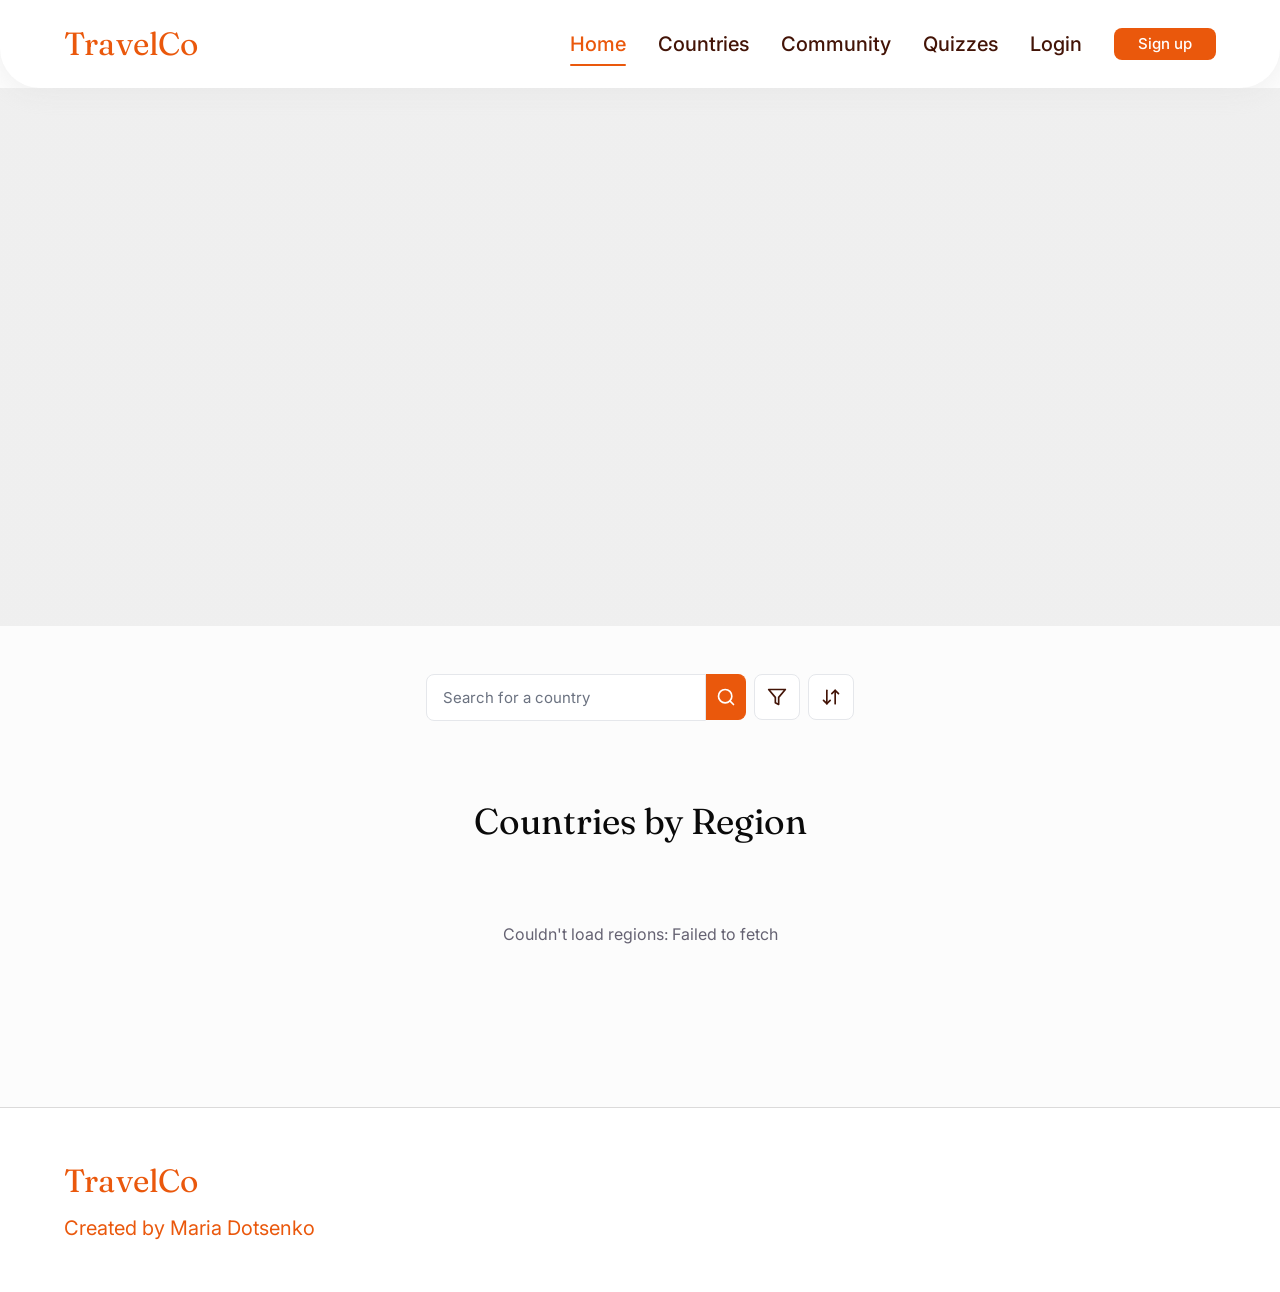
<file: Client/index.html>
﻿<!DOCTYPE html>
<html lang="en">
<head>
    <meta charset="UTF-8" />
    <meta name="viewport" content="width=device-width, initial-scale=1.0" />
    <title>TravelCo — Explore the countries of the world</title>

    <link rel="preconnect" href="https://fonts.googleapis.com" />
    <link rel="preconnect" href="https://fonts.gstatic.com" crossorigin />
    <link href="https://fonts.googleapis.com/css2?family=Fraunces:opsz,wght@9..144,400;9..144,500;9..144,600&family=Inter:wght@400;500;600&display=swap" rel="stylesheet" />

    <link rel="stylesheet" href="css/variables.css" />
    <link rel="stylesheet" href="css/base.css" />
    <link rel="stylesheet" href="css/layout.css" />
    <link rel="stylesheet" href="css/components.css" />

    <style>
        .hero {
            height: clamp(280px, 42vw, 560px);
            background: linear-gradient(180deg, rgba(0,0,0,0.05), rgba(0,0,0,0.05)), url("https://images.unsplash.com/photo-1526772662000-3f88f10405ff?auto=format&fit=crop&w=1600&q=70") center/cover no-repeat;
        }

        .home-search {
            max-width: 560px;
            margin: var(--space-8) auto var(--space-6);
        }

            .home-search .row {
                justify-content: center;
                gap: var(--space-2);
            }
    </style>
</head>
<body>
    <div id="nav-root"></div>

    <main>
        <section class="hero" aria-label="World map banner"></section>

        <div class="container">
            <div class="home-search">
                <form class="row" id="searchForm" role="search">
                    <div class="input-group">
                        <input class="input" id="searchInput" type="search" placeholder="Search for a country" aria-label="Search for a country" />
                        <button class="icon-btn icon-btn--primary" type="submit" aria-label="Search">
                            <svg xmlns="http://www.w3.org/2000/svg" width="20" height="20" viewBox="0 0 24 24" fill="none" stroke="currentColor" stroke-width="2" stroke-linecap="round" stroke-linejoin="round"><circle cx="11" cy="11" r="8" /><path d="m21 21-4.3-4.3" /></svg>
                        </button>
                    </div>
                    <button class="icon-btn" id="filterBtn" type="button" aria-label="Filter">
                        <svg xmlns="http://www.w3.org/2000/svg" width="20" height="20" viewBox="0 0 24 24" fill="none" stroke="currentColor" stroke-width="2" stroke-linecap="round" stroke-linejoin="round"><path d="M22 3H2l8 9.46V19l4 2v-8.54L22 3z" /></svg>
                    </button>
                    <button class="icon-btn" id="sortBtn" type="button" aria-label="Sort">
                        <svg xmlns="http://www.w3.org/2000/svg" width="20" height="20" viewBox="0 0 24 24" fill="none" stroke="currentColor" stroke-width="2" stroke-linecap="round" stroke-linejoin="round"><path d="m3 16 4 4 4-4" /><path d="M7 20V4" /><path d="m21 8-4-4-4 4" /><path d="M17 4v16" /></svg>
                    </button>
                </form>
            </div>

            <section class="section">
                <h2 class="section-title">Countries by Region</h2>
                <div class="region-list" id="regionList">
                    <div class="loading-state"><div class="spinner"></div>Loading regions…</div>
                </div>
            </section>
        </div>
    </main>

    <div id="footer-root"></div>

    <script type="module" src="js/pages/home.js"></script>
</body>
</html>
</file>
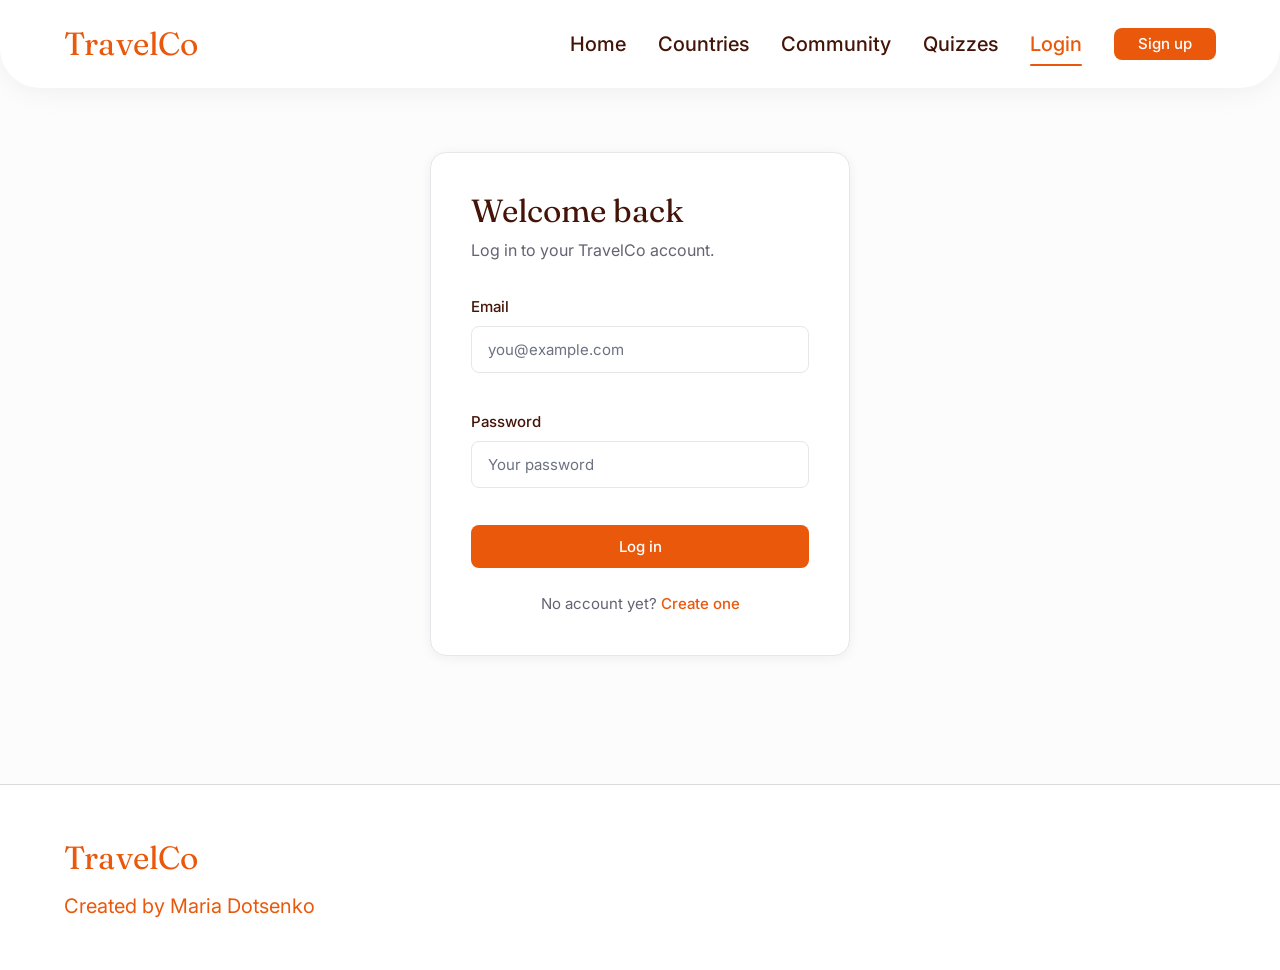
<file: Client/admin.html>
﻿<!DOCTYPE html>
<html lang="en">
<head>
    <meta charset="UTF-8" />
    <meta name="viewport" content="width=device-width, initial-scale=1.0" />
    <title>TravelCo — Admin</title>
    <link rel="preconnect" href="https://fonts.googleapis.com" />
    <link href="https://fonts.googleapis.com/css2?family=Fraunces:opsz,wght@9..144,400;9..144,500;9..144,600&family=Inter:wght@400;500;600&display=swap" rel="stylesheet" />
    <link rel="stylesheet" href="css/variables.css" />
    <link rel="stylesheet" href="css/base.css" />
    <link rel="stylesheet" href="css/layout.css" />
    <link rel="stylesheet" href="css/components.css" />
    <style>
        .stats-grid {
            display: grid;
            gap: var(--space-5);
            grid-template-columns: repeat(auto-fit, minmax(200px, 1fr));
            margin-bottom: var(--space-8);
        }

        .stat-card {
            text-align: center;
        }

        .stat-value {
            font-family: var(--font-display);
            font-size: 2.5rem;
            color: var(--color-primary);
        }

        .stat-label {
            color: var(--color-muted);
            font-size: var(--fs-sm);
        }

        .subhead {
            font-family: var(--font-display);
            font-size: var(--fs-2xl);
            color: var(--color-heading);
            margin-bottom: var(--space-5);
        }

        .table-wrap {
            overflow-x: auto;
        }

        .admin-table {
            width: 100%;
            border-collapse: collapse;
            background: var(--color-surface);
            border-radius: var(--radius-lg);
            overflow: hidden;
            box-shadow: var(--shadow-card);
        }

            .admin-table th, .admin-table td {
                text-align: left;
                padding: var(--space-4);
                border-bottom: 1px solid var(--color-border);
                vertical-align: middle;
            }

            .admin-table th {
                font-size: var(--fs-xs);
                text-transform: uppercase;
                letter-spacing: .04em;
                color: var(--color-muted);
                background: var(--color-bg);
            }

            .admin-table tr:last-child td {
                border-bottom: none;
            }

            .admin-table .btn {
                font-size: var(--fs-xs);
                padding: var(--space-2) var(--space-3);
            }

        .badge--ok {
            background: #e7f6ee;
            color: var(--color-success);
        }

        .badge--danger {
            background: #fdeaea;
            color: var(--color-danger);
        }
    </style>
</head>
<body>
    <div id="nav-root"></div>
    <main class="container section">
        <h1 class="section-title">Admin dashboard</h1>
        <h2 class="subhead">Usage</h2>
        <div class="stats-grid" id="stats"></div>
        <h2 class="subhead">Users</h2>
        <div class="table-wrap" id="usersTable"></div>
    </main>
    <div id="footer-root"></div>
    <script type="module" src="js/pages/admin.js"></script>
</body>
</html>
</file>
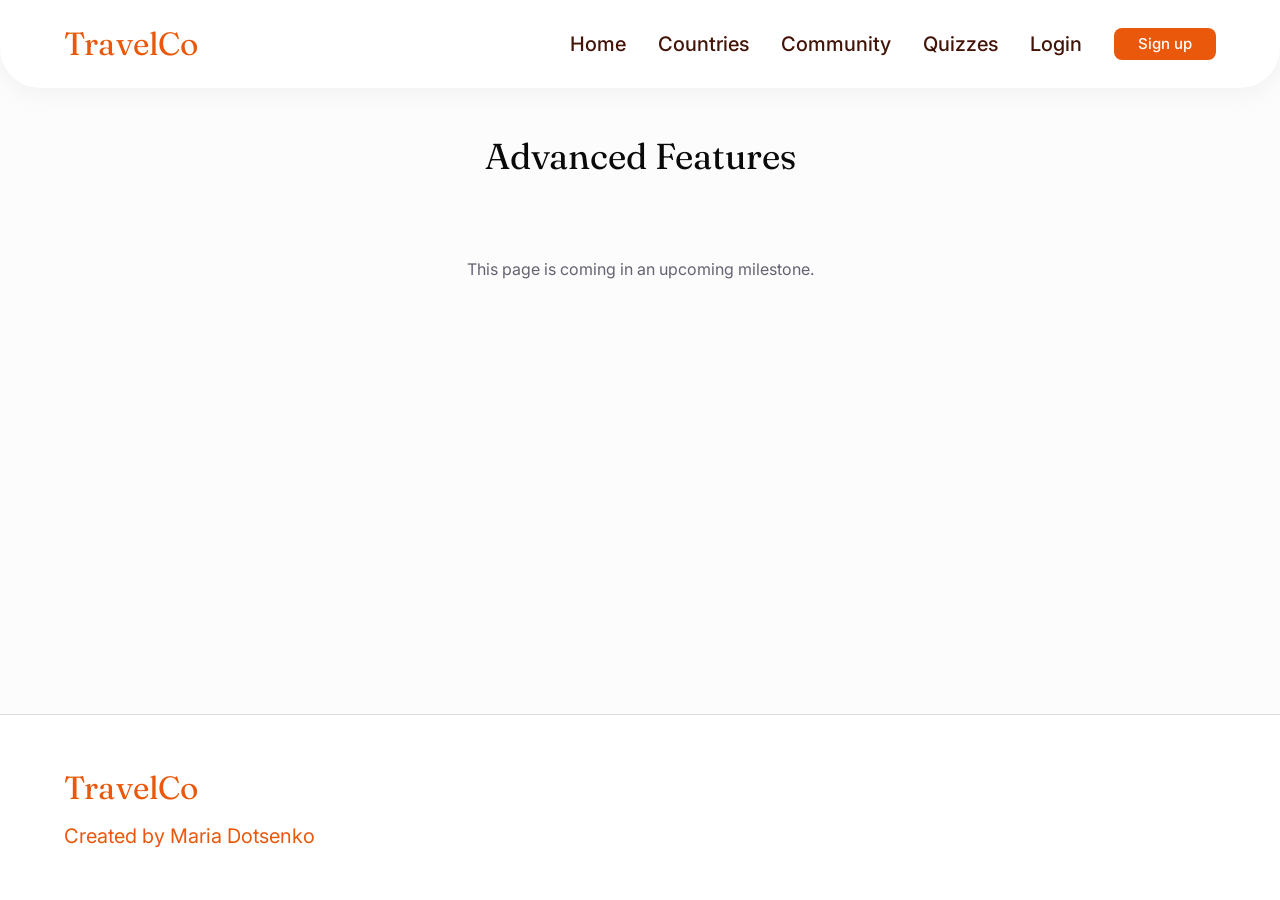
<file: Client/advanced.html>
﻿<!DOCTYPE html>
<html lang="en">
<head>
    <meta charset="UTF-8" />
    <meta name="viewport" content="width=device-width, initial-scale=1.0" />
    <title>TravelCo — Advanced Features</title>
    <link rel="preconnect" href="https://fonts.googleapis.com" />
    <link href="https://fonts.googleapis.com/css2?family=Fraunces:opsz,wght@9..144,400;9..144,500;9..144,600&family=Inter:wght@400;500;600&display=swap" rel="stylesheet" />
    <link rel="stylesheet" href="css/variables.css" />
    <link rel="stylesheet" href="css/base.css" />
    <link rel="stylesheet" href="css/layout.css" />
    <link rel="stylesheet" href="css/components.css" />
</head>
<body>
    <div id="nav-root"></div>
    <main class="container section">
        <h1 class="section-title">Advanced Features</h1>
        <p class="empty-state">This page is coming in an upcoming milestone.</p>
    </main>
    <div id="footer-root"></div>
    <script type="module">import { mountChrome } from "./js/ui.js";
    mountChrome("advanced.html");</script>
</body>
</html>
</file>
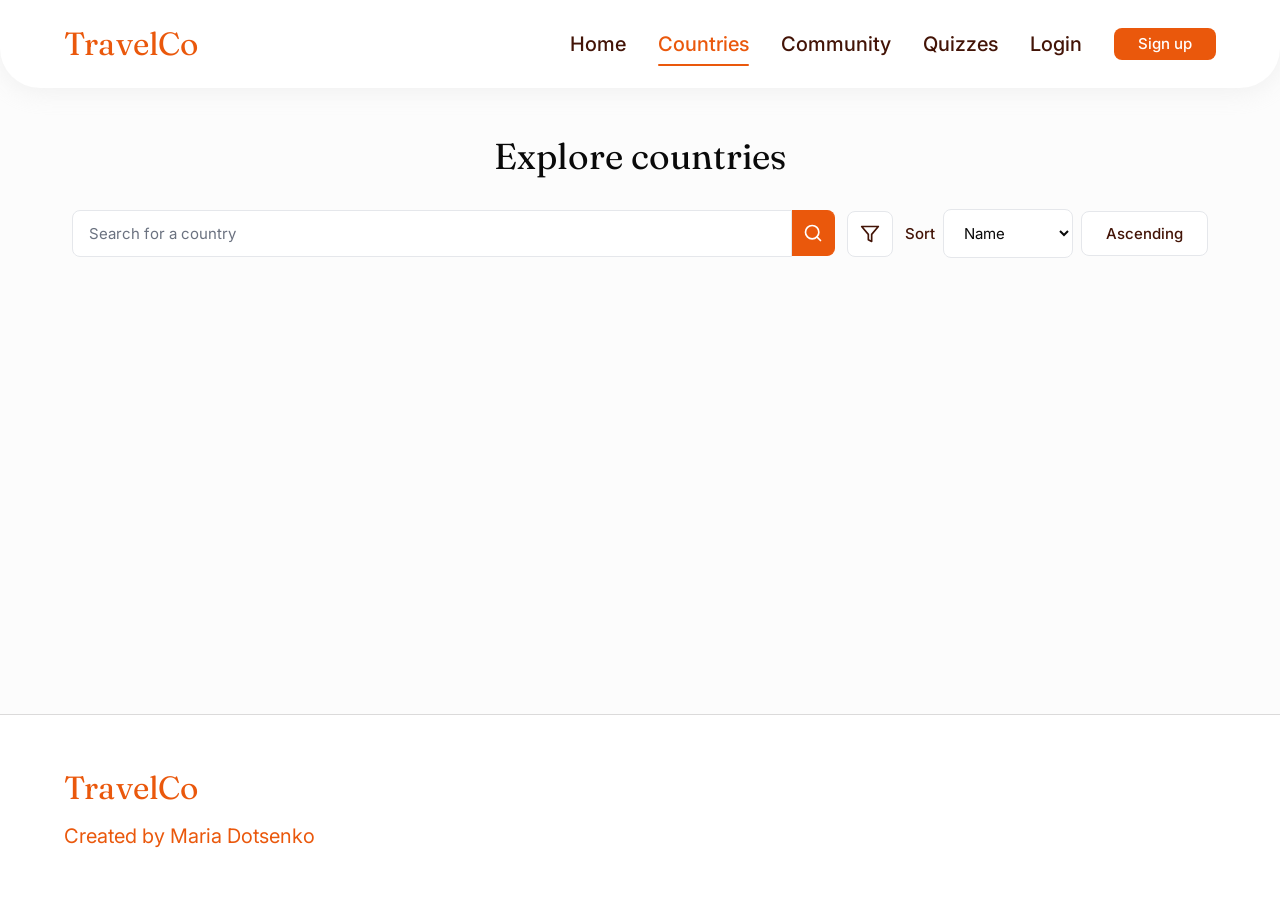
<file: Client/countries.html>
﻿<!DOCTYPE html>
<html lang="en">
<head>
    <meta charset="UTF-8" />
    <meta name="viewport" content="width=device-width, initial-scale=1.0" />
    <title>TravelCo — Countries</title>
    <link rel="preconnect" href="https://fonts.googleapis.com" />
    <link href="https://fonts.googleapis.com/css2?family=Fraunces:opsz,wght@9..144,400;9..144,500;9..144,600&family=Inter:wght@400;500;600&display=swap" rel="stylesheet" />
    <link rel="stylesheet" href="css/variables.css" />
    <link rel="stylesheet" href="css/base.css" />
    <link rel="stylesheet" href="css/layout.css" />
    <link rel="stylesheet" href="css/components.css" />
    <style>
        .toolbar {
            display: flex;
            flex-wrap: wrap;
            align-items: center;
            gap: var(--space-3);
            margin-bottom: var(--space-5);
        }

            .toolbar .input-group {
                flex: 1;
                min-width: 240px;
            }

                .toolbar .input-group .input {
                    min-width: 0;
                }

        .sort-group {
            display: flex;
            align-items: center;
            gap: var(--space-2);
        }

        .filter-panel {
            display: grid;
            grid-template-columns: repeat(auto-fit, minmax(180px, 1fr));
            gap: var(--space-4);
            padding: var(--space-5);
            margin-bottom: var(--space-5);
        }

        .result-count {
            color: var(--color-muted);
            font-size: var(--fs-sm);
            margin-bottom: var(--space-4);
        }

        .country-card {
            display: block;
        }

        .country-card__flag {
            height: 140px;
            background-size: cover;
            background-position: center;
            background-color: var(--color-border);
        }

        .country-card .badge {
            margin-bottom: var(--space-2);
        }

        .pager {
            display: flex;
            flex-wrap: wrap;
            gap: var(--space-2);
            justify-content: center;
            margin-top: var(--space-6);
        }

            .pager .btn {
                min-width: 42px;
                padding: var(--space-2) var(--space-3);
            }
    </style>
</head>
<body>
    <div id="nav-root"></div>
    <main class="container section">
        <h1 class="section-title">Explore countries</h1>

        <div class="toolbar">
            <div class="input-group">
                <input class="input" id="searchInput" type="search" placeholder="Search for a country" aria-label="Search for a country" />
                <button class="icon-btn icon-btn--primary" type="button" aria-label="Search">
                    <svg xmlns="http://www.w3.org/2000/svg" width="20" height="20" viewBox="0 0 24 24" fill="none" stroke="currentColor" stroke-width="2" stroke-linecap="round" stroke-linejoin="round"><circle cx="11" cy="11" r="8" /><path d="m21 21-4.3-4.3" /></svg>
                </button>
            </div>
            <button class="icon-btn" id="filterBtn" type="button" aria-label="Toggle filters" title="Filters">
                <svg xmlns="http://www.w3.org/2000/svg" width="20" height="20" viewBox="0 0 24 24" fill="none" stroke="currentColor" stroke-width="2" stroke-linecap="round" stroke-linejoin="round"><path d="M22 3H2l8 9.46V19l4 2v-8.54L22 3z" /></svg>
            </button>
            <div class="sort-group">
                <label class="label" for="sortField">Sort</label>
                <select class="select" id="sortField">
                    <option value="name">Name</option>
                    <option value="population">Population</option>
                    <option value="area">Area</option>
                    <option value="region">Region</option>
                </select>
                <button class="btn btn--outline" id="sortOrder" type="button" title="Toggle order"><span>Ascending</span></button>
            </div>
        </div>

        <div class="card filter-panel hidden" id="filterPanel">
            <div class="field"><label class="label" for="filterRegion">Region</label><select class="select" id="filterRegion"></select></div>
            <div class="field"><label class="label" for="filterLanguage">Language</label><select class="select" id="filterLanguage"></select></div>
            <div class="field"><label class="label" for="filterCurrency">Currency</label><select class="select" id="filterCurrency"></select></div>
        </div>

        <p class="result-count" id="resultCount"></p>
        <div id="results"></div>
        <div class="pager" id="pager"></div>
    </main>
    <div id="footer-root"></div>
    <script type="module" src="js/pages/countries.js"></script>
</body>
</html>
</file>
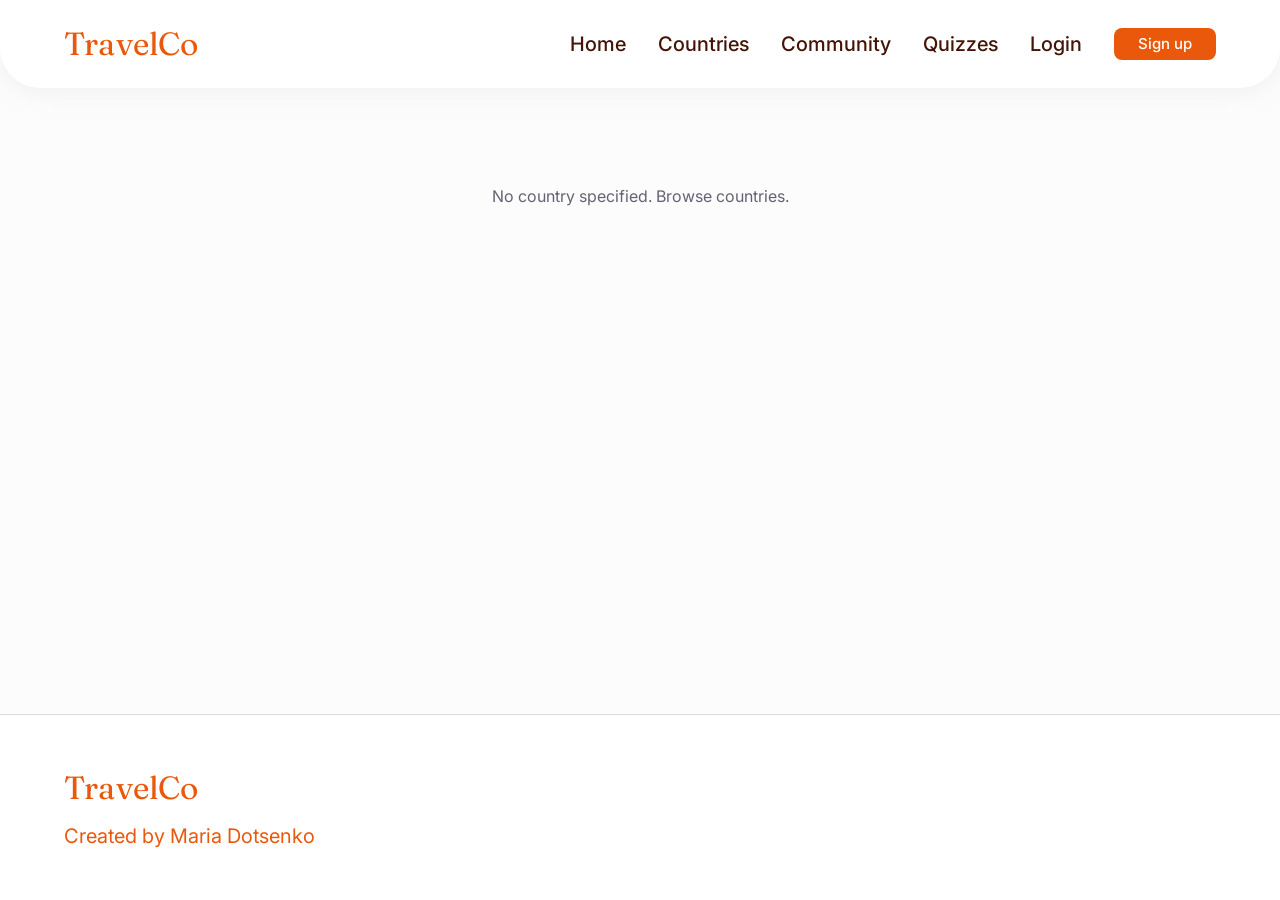
<file: Client/country.html>
﻿<!DOCTYPE html>
<html lang="en">
<head>
    <meta charset="UTF-8" />
    <meta name="viewport" content="width=device-width, initial-scale=1.0" />
    <title>TravelCo — Country</title>
    <link rel="preconnect" href="https://fonts.googleapis.com" />
    <link href="https://fonts.googleapis.com/css2?family=Fraunces:opsz,wght@9..144,400;9..144,500;9..144,600&family=Inter:wght@400;500;600&display=swap" rel="stylesheet" />
    <link rel="stylesheet" href="css/variables.css" />
    <link rel="stylesheet" href="css/base.css" />
    <link rel="stylesheet" href="css/layout.css" />
    <link rel="stylesheet" href="css/components.css" />
    <style>
        .detail {
            display: grid;
            gap: var(--space-6);
            grid-template-columns: 1fr;
            margin-bottom: var(--space-6);
        }

        @media (min-width: 768px) {
            .detail {
                grid-template-columns: 440px 1fr;
                align-items: start;
            }
        }

        .detail__flag {
            height: 260px;
            border-radius: var(--radius-lg);
            background-size: cover;
            background-position: center;
            background-color: var(--color-border);
            box-shadow: var(--shadow-card);
        }

        .detail__title {
            font-family: var(--font-display);
            font-size: var(--fs-3xl);
            color: var(--color-heading);
            margin-bottom: var(--space-2);
        }

        .detail__body .badge {
            margin-bottom: var(--space-4);
        }

        .facts {
            display: grid;
            gap: var(--space-3);
            margin-top: var(--space-4);
        }

        .fact {
            display: flex;
            justify-content: space-between;
            gap: var(--space-4);
            padding-bottom: var(--space-2);
            border-bottom: 1px solid var(--color-border);
        }

        .fact__label {
            color: var(--color-muted);
        }

        .fact__value {
            font-weight: var(--fw-medium);
            color: var(--color-heading);
            text-align: right;
        }

        .detail .btn svg {
            width: 18px;
            height: 18px;
        }
    </style>
</head>
<body>
    <div id="nav-root"></div>
    <main class="container section">
        <div id="countryRoot"></div>
    </main>
    <div id="footer-root"></div>
    <script type="module" src="js/pages/country.js"></script>
</body>
</html>
</file>
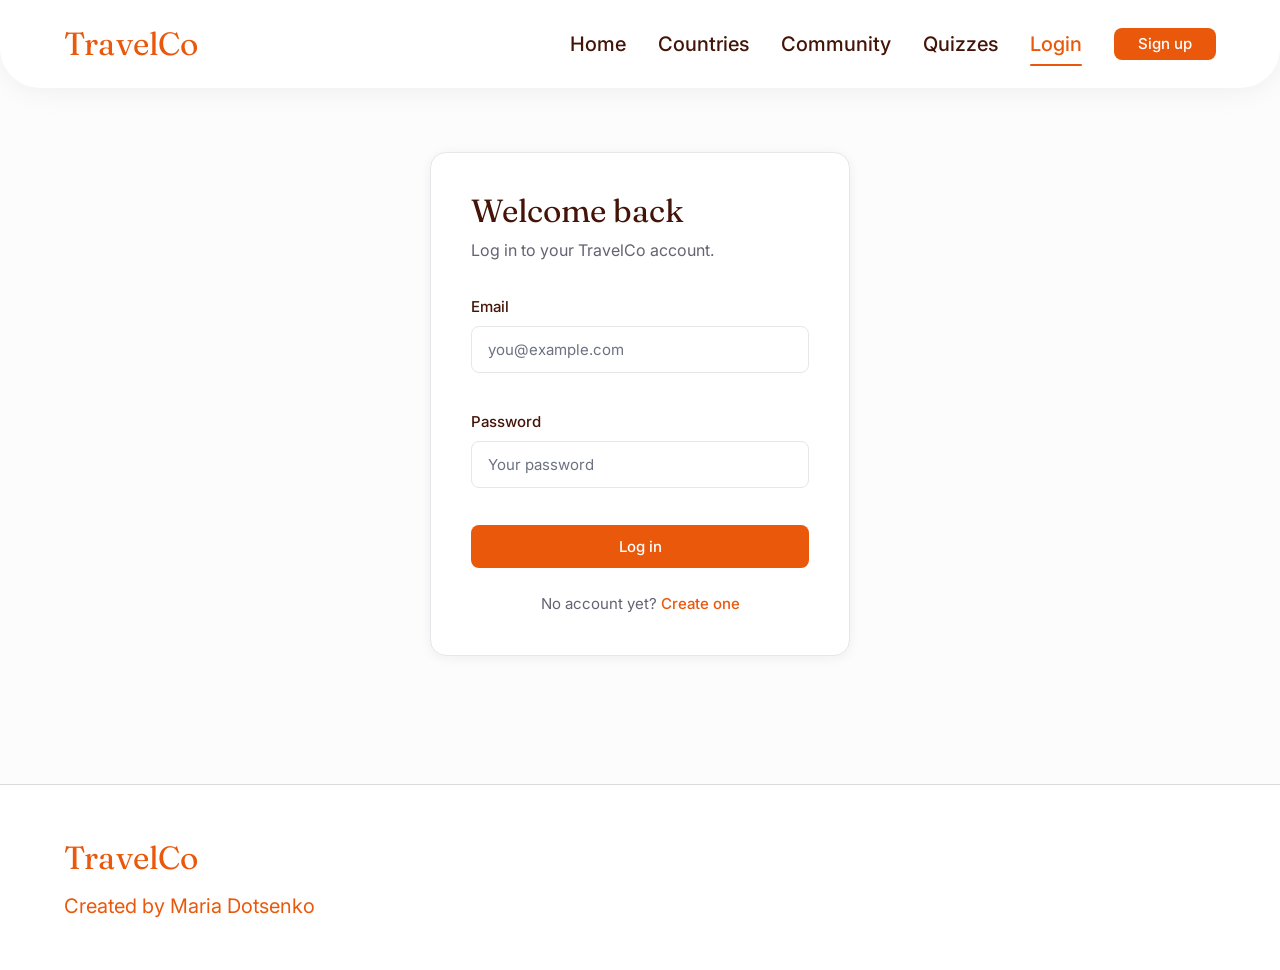
<file: Client/lists.html>
﻿<!DOCTYPE html>
<html lang="en">
<head>
    <meta charset="UTF-8" />
    <meta name="viewport" content="width=device-width, initial-scale=1.0" />
    <title>TravelCo — My Lists</title>
    <link rel="preconnect" href="https://fonts.googleapis.com" />
    <link href="https://fonts.googleapis.com/css2?family=Fraunces:opsz,wght@9..144,400;9..144,500;9..144,600&family=Inter:wght@400;500;600&display=swap" rel="stylesheet" />
    <link rel="stylesheet" href="css/variables.css" />
    <link rel="stylesheet" href="css/base.css" />
    <link rel="stylesheet" href="css/layout.css" />
    <link rel="stylesheet" href="css/components.css" />
    <style>
        .list-block {
            margin-bottom: var(--space-8);
        }

        .list-head {
            display: flex;
            align-items: center;
            gap: var(--space-3);
            margin-bottom: var(--space-5);
        }

            .list-head h2 {
                font-family: var(--font-display);
                font-size: var(--fs-2xl);
                color: var(--color-heading);
            }

        .list-grid {
            display: grid;
            gap: var(--space-5);
            grid-template-columns: 1fr;
        }

        @media (min-width: 640px) {
            .list-grid {
                grid-template-columns: repeat(2, 1fr);
            }
        }

        @media (min-width: 1024px) {
            .list-grid {
                grid-template-columns: repeat(3, 1fr);
            }
        }

        .list-card__flag {
            display: block;
            height: 120px;
            background-size: cover;
            background-position: center;
            background-color: var(--color-border);
        }

        .list-card .btn {
            font-size: var(--fs-xs);
            padding: var(--space-2) var(--space-3);
        }
    </style>
</head>
<body>
    <div id="nav-root"></div>
    <main class="container section">
        <h1 class="section-title">My Lists</h1>
        <section class="list-block">
            <div class="list-head"><h2>Visited</h2><span class="badge" id="visitedCount">0</span></div>
            <div class="list-grid" id="visitedList"></div>
        </section>
        <section class="list-block">
            <div class="list-head"><h2>Want to visit</h2><span class="badge" id="wishlistCount">0</span></div>
            <div class="list-grid" id="wishlistList"></div>
        </section>
    </main>
    <div id="footer-root"></div>
    <script type="module" src="js/pages/lists.js"></script>
</body>
</html>
</file>
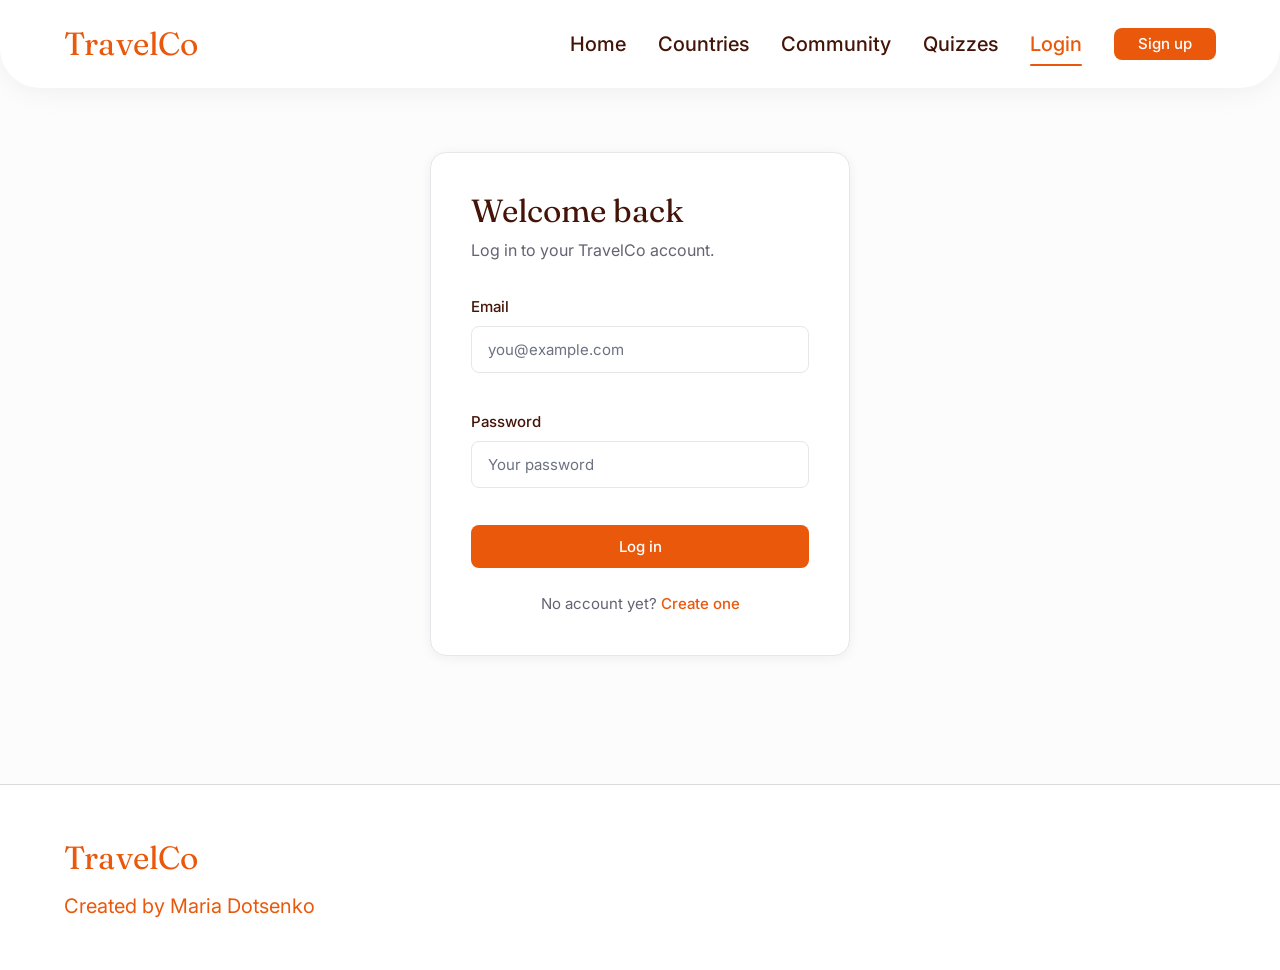
<file: Client/login.html>
﻿<!DOCTYPE html>
<html lang="en">
<head>
    <meta charset="UTF-8" />
    <meta name="viewport" content="width=device-width, initial-scale=1.0" />
    <title>TravelCo — Log in</title>
    <link rel="preconnect" href="https://fonts.googleapis.com" />
    <link href="https://fonts.googleapis.com/css2?family=Fraunces:opsz,wght@9..144,400;9..144,500;9..144,600&family=Inter:wght@400;500;600&display=swap" rel="stylesheet" />
    <link rel="stylesheet" href="css/variables.css" />
    <link rel="stylesheet" href="css/base.css" />
    <link rel="stylesheet" href="css/layout.css" />
    <link rel="stylesheet" href="css/components.css" />
    <style>
        .auth-wrap {
            max-width: 420px;
            margin: var(--space-10) auto;
        }

        .auth-card {
            padding: var(--space-7);
        }

        .auth-title {
            font-family: var(--font-display);
            font-size: var(--fs-2xl);
            color: var(--color-heading);
            margin-bottom: var(--space-2);
        }

        .auth-sub {
            color: var(--color-muted);
            margin-bottom: var(--space-6);
        }

        .form-foot {
            margin-top: var(--space-5);
            text-align: center;
            color: var(--color-muted);
            font-size: var(--fs-sm);
        }

            .form-foot a {
                color: var(--color-primary);
                font-weight: var(--fw-medium);
            }
    </style>
</head>
<body>
    <div id="nav-root"></div>
    <main class="container">
        <div class="auth-wrap">
            <div class="card auth-card">
                <h1 class="auth-title">Welcome back</h1>
                <p class="auth-sub">Log in to your TravelCo account.</p>
                <form id="loginForm" class="stack" novalidate>
                    <div class="field">
                        <label class="label" for="email">Email</label>
                        <input class="input" id="email" name="email" type="email" placeholder="you@example.com" autocomplete="email" />
                        <span class="field__error" id="errEmail"></span>
                    </div>
                    <div class="field">
                        <label class="label" for="password">Password</label>
                        <input class="input" id="password" name="password" type="password" placeholder="Your password" autocomplete="current-password" />
                        <span class="field__error" id="errPassword"></span>
                    </div>
                    <button type="submit" class="btn btn--primary btn--block">Log in</button>
                </form>
                <p class="form-foot">No account yet? <a href="register.html">Create one</a></p>
            </div>
        </div>
    </main>
    <div id="footer-root"></div>
    <script type="module" src="js/pages/login.js"></script>
</body>
</html>
</file>
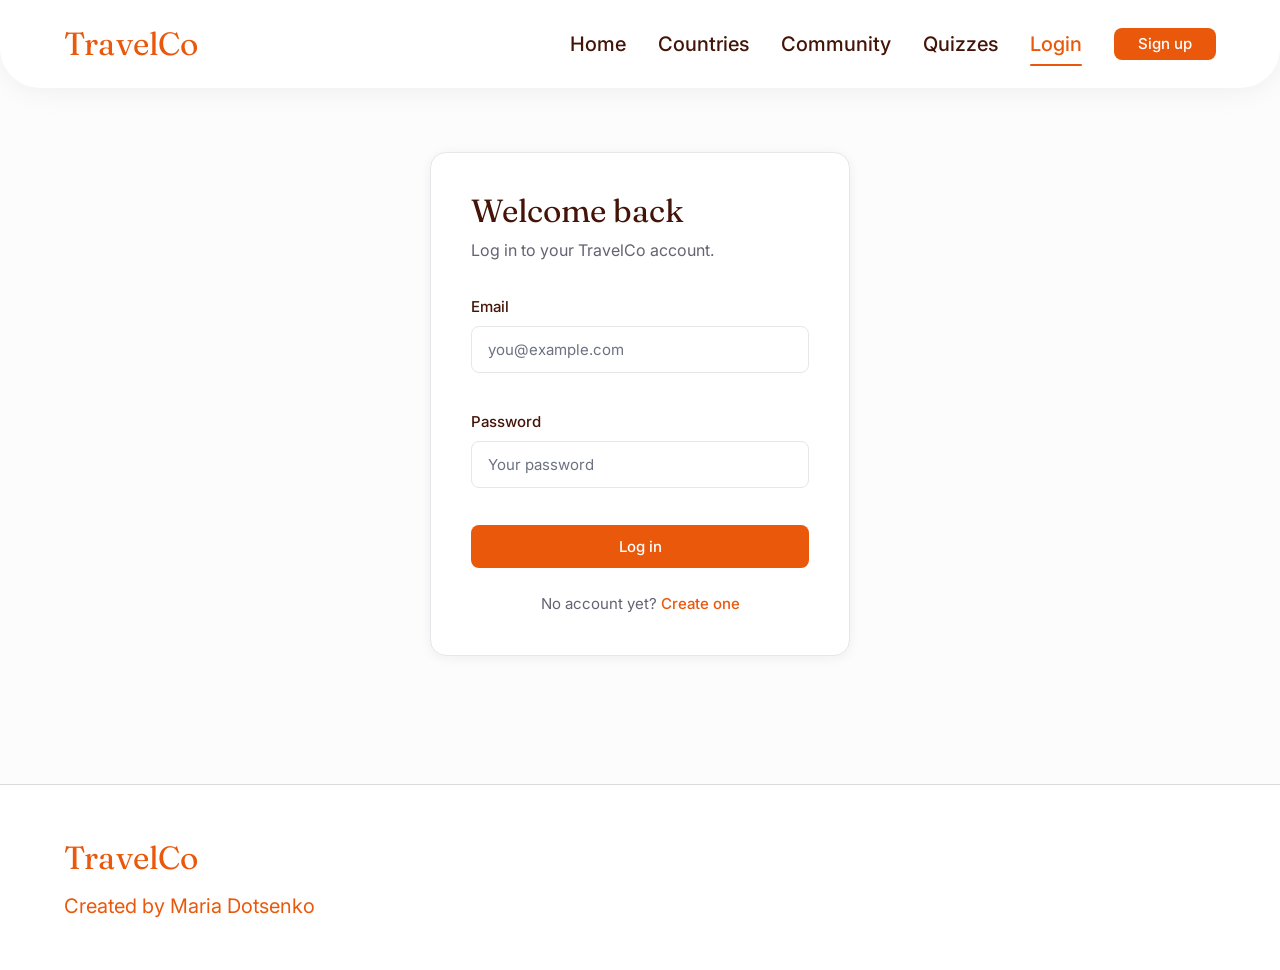
<file: Client/profile.html>
﻿<!DOCTYPE html>
<html lang="en">
<head>
    <meta charset="UTF-8" />
    <meta name="viewport" content="width=device-width, initial-scale=1.0" />
    <title>TravelCo — Profile &amp; preferences</title>
    <link rel="preconnect" href="https://fonts.googleapis.com" />
    <link href="https://fonts.googleapis.com/css2?family=Fraunces:opsz,wght@9..144,400;9..144,500;9..144,600&family=Inter:wght@400;500;600&display=swap" rel="stylesheet" />
    <link rel="stylesheet" href="css/variables.css" />
    <link rel="stylesheet" href="css/base.css" />
    <link rel="stylesheet" href="css/layout.css" />
    <link rel="stylesheet" href="css/components.css" />
    <style>
        .profile-wrap {
            max-width: 620px;
            margin: var(--space-8) auto;
        }

        .profile-card {
            padding: var(--space-7);
        }

        .checkbox-grid {
            display: grid;
            grid-template-columns: repeat(2, 1fr);
            gap: var(--space-2);
        }

        .checkbox {
            display: flex;
            align-items: center;
            gap: var(--space-2);
            font-size: var(--fs-sm);
        }

        .lang-row {
            gap: var(--space-2);
        }

            .lang-row .input {
                flex: 1;
            }

            .lang-row .select {
                width: 150px;
            }

            .lang-row .icon-btn {
                flex-shrink: 0;
            }

        fieldset {
            border: none;
        }

        legend {
            font-weight: var(--fw-medium);
            color: var(--color-heading);
            margin-bottom: var(--space-2);
            font-size: var(--fs-sm);
        }
    </style>
</head>
<body>
    <div id="nav-root"></div>
    <main class="container">
        <div class="profile-wrap">
            <div class="card profile-card">
                <h1 class="section-title" style="text-align:left; font-size:var(--fs-2xl)">Profile &amp; preferences</h1>
                <form id="profileForm" class="stack" novalidate>
                    <div class="field">
                        <label class="label" for="username">Name</label>
                        <input class="input" id="username" name="username" type="text" autocomplete="name" />
                        <span class="field__error" id="errUsername"></span>
                    </div>
                    <div class="field">
                        <label class="label" for="email">Email</label>
                        <input class="input" id="email" name="email" type="email" autocomplete="email" />
                        <span class="field__error" id="errEmail"></span>
                    </div>
                    <fieldset>
                        <legend>Continents you're interested in</legend>
                        <div class="checkbox-grid" id="continents"></div>
                    </fieldset>
                    <fieldset>
                        <legend>Languages you speak</legend>
                        <div class="stack" id="languages"></div>
                        <button type="button" class="btn btn--outline" id="addLang" style="margin-top: var(--space-3)">+ Add language</button>
                    </fieldset>
                    <button type="submit" class="btn btn--primary btn--block">Save changes</button>
                </form>
            </div>
        </div>
    </main>
    <div id="footer-root"></div>
    <script type="module" src="js/pages/profile.js"></script>
</body>
</html>
</file>
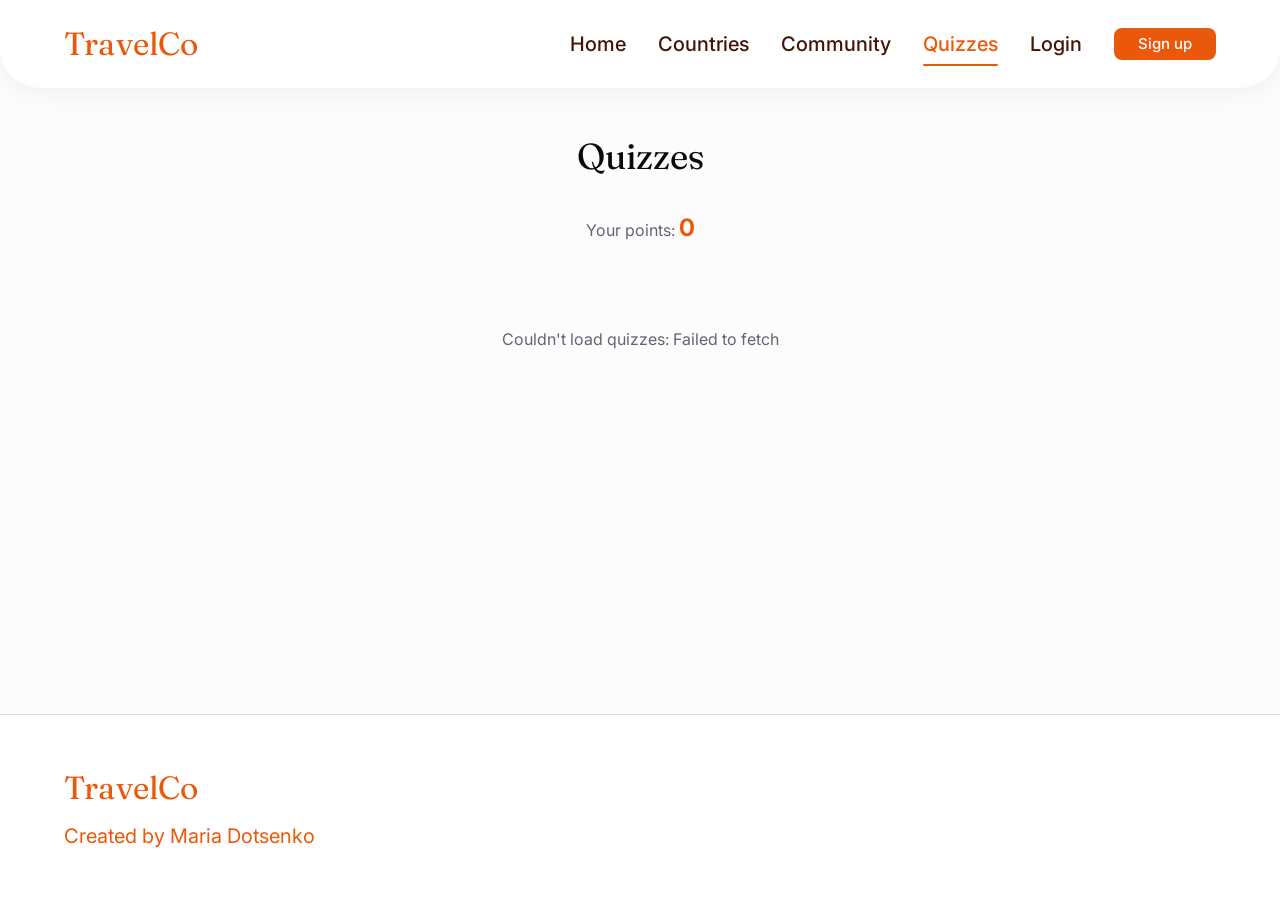
<file: Client/quizzes.html>
﻿<!DOCTYPE html>
<html lang="en">
<head>
    <meta charset="UTF-8" />
    <meta name="viewport" content="width=device-width, initial-scale=1.0" />
    <title>TravelCo — Quizzes</title>
    <link rel="preconnect" href="https://fonts.googleapis.com" />
    <link href="https://fonts.googleapis.com/css2?family=Fraunces:opsz,wght@9..144,400;9..144,500;9..144,600&family=Inter:wght@400;500;600&display=swap" rel="stylesheet" />
    <link rel="stylesheet" href="css/variables.css" />
    <link rel="stylesheet" href="css/base.css" />
    <link rel="stylesheet" href="css/layout.css" />
    <link rel="stylesheet" href="css/components.css" />
    <style>
        .points-banner {
            text-align: center;
            color: var(--color-muted);
            margin-bottom: var(--space-6);
        }

            .points-banner strong {
                color: var(--color-primary);
                font-size: var(--fs-lg);
            }

        .quiz-grid {
            max-width: 760px;
            margin-inline: auto;
            grid-template-columns: repeat(auto-fit, minmax(260px, 1fr));
        }

        .quiz-play {
            max-width: 720px;
            margin-inline: auto;
        }

        .quiz-head {
            display: flex;
            align-items: center;
            justify-content: space-between;
            margin-bottom: var(--space-6);
        }

        .quiz-title {
            font-family: var(--font-display);
            font-size: var(--fs-2xl);
            color: var(--color-heading);
        }

        .timer {
            font-variant-numeric: tabular-nums;
            font-weight: var(--fw-semibold);
            font-size: var(--fs-xl);
            color: var(--color-heading);
            background: var(--color-primary-soft);
            padding: var(--space-2) var(--space-4);
            border-radius: var(--radius-sm);
        }

        .timer--low {
            color: #fff;
            background: var(--color-danger);
        }

        .quiz-q {
            border: 1px solid var(--color-border);
        }

        .quiz-q__prompt {
            font-weight: var(--fw-medium);
            color: var(--color-heading);
            margin-bottom: var(--space-4);
            font-size: var(--fs-md);
        }

        .quiz-options {
            display: grid;
            gap: var(--space-3);
        }

        .quiz-option {
            display: flex;
            align-items: center;
            gap: var(--space-3);
            padding: var(--space-3) var(--space-4);
            border: 1px solid var(--color-border);
            border-radius: var(--radius-sm);
            cursor: pointer;
            transition: border-color .15s, background .15s;
        }

            .quiz-option:hover {
                border-color: var(--color-primary);
                background: var(--color-primary-soft);
            }

        .result-card {
            max-width: 640px;
            margin-inline: auto;
        }

        .result-score {
            font-family: var(--font-display);
            font-size: 3rem;
            color: var(--color-primary);
            margin: var(--space-3) 0;
        }

        .result-review {
            margin-top: var(--space-6);
            text-align: left;
        }

        .review-row {
            display: flex;
            justify-content: space-between;
            gap: var(--space-4);
            padding: var(--space-3);
            border-radius: var(--radius-sm);
            border-left: 4px solid var(--color-border);
            background: var(--color-bg);
        }

        .review-row--ok {
            border-left-color: var(--color-success);
        }

        .review-row--bad {
            border-left-color: var(--color-danger);
        }

        .review-answer {
            color: var(--color-muted);
            font-weight: var(--fw-medium);
            white-space: nowrap;
        }

        fieldset {
            border: none;
        }
    </style>
</head>
<body>
    <div id="nav-root"></div>
    <main class="container section">
        <h1 class="section-title">Quizzes</h1>
        <p class="points-banner">Your points: <strong id="pointsTotal">0</strong></p>
        <div id="quizHub"></div>
        <div class="quiz-play hidden" id="quizPlay"></div>
    </main>
    <div id="footer-root"></div>
    <script type="module" src="js/pages/quizzes.js"></script>
</body>
</html>
</file>
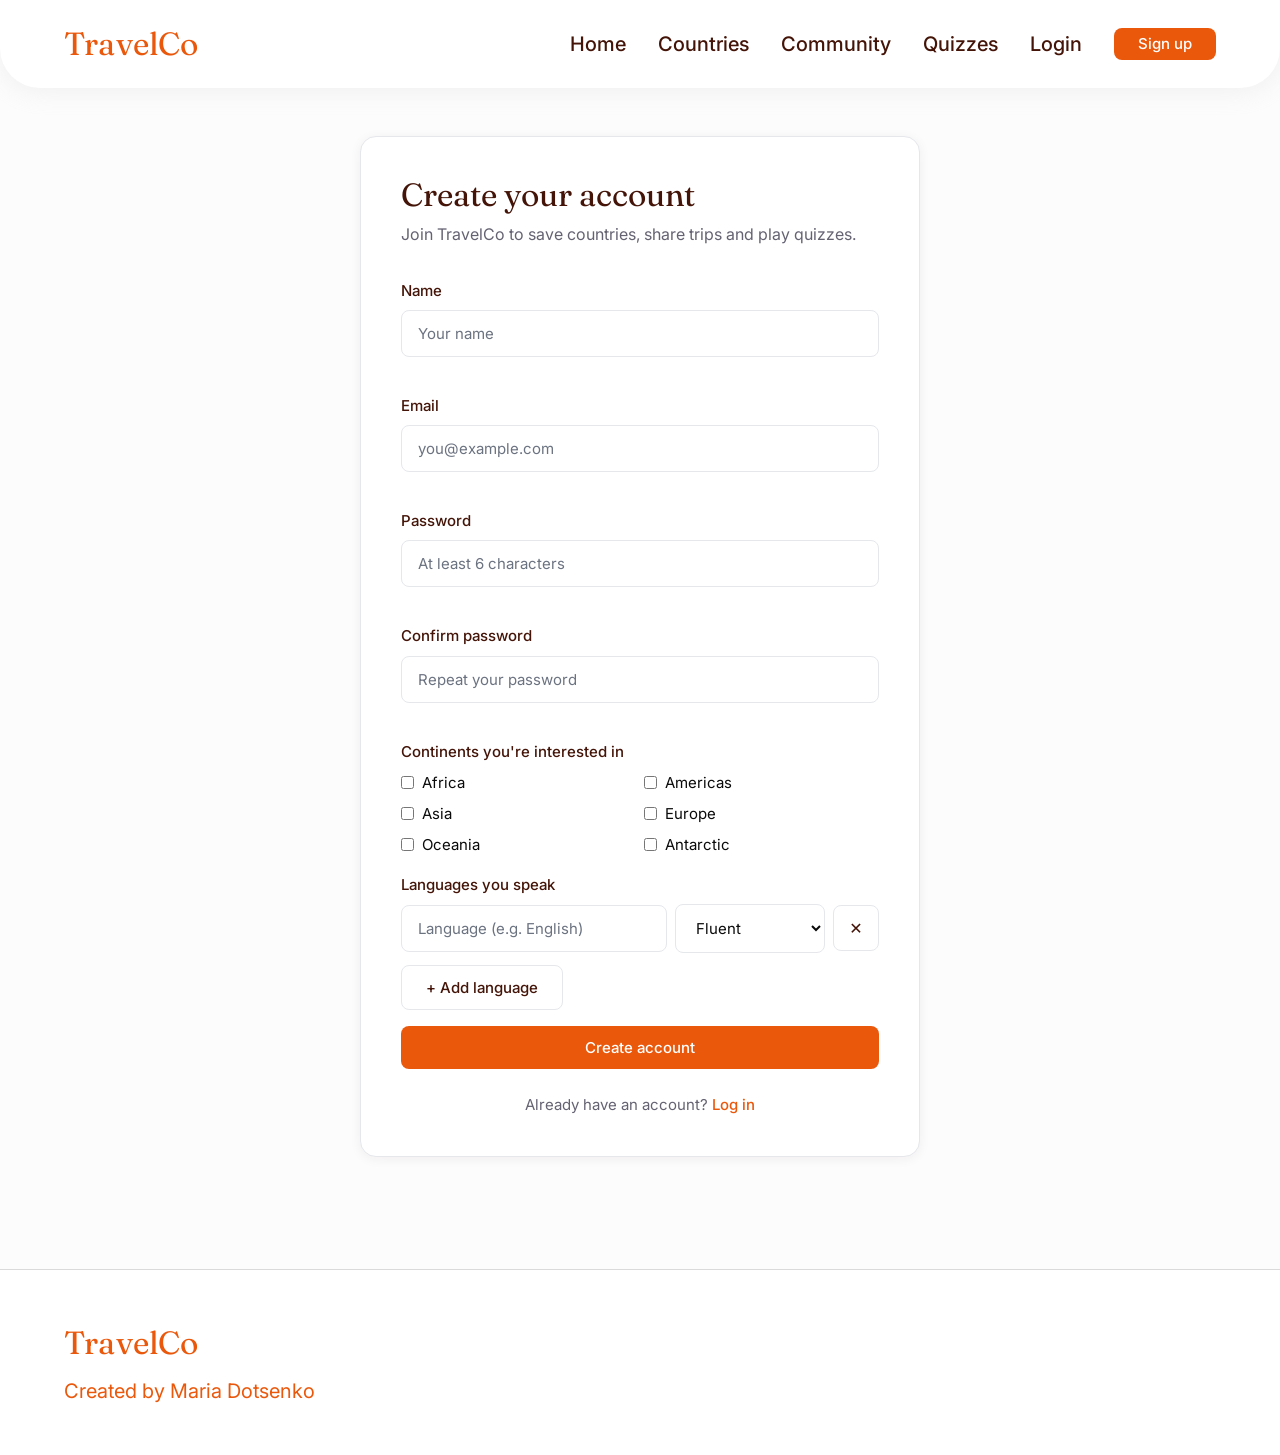
<file: Client/register.html>
﻿<!DOCTYPE html>
<html lang="en">
<head>
    <meta charset="UTF-8" />
    <meta name="viewport" content="width=device-width, initial-scale=1.0" />
    <title>TravelCo — Create your account</title>
    <link rel="preconnect" href="https://fonts.googleapis.com" />
    <link href="https://fonts.googleapis.com/css2?family=Fraunces:opsz,wght@9..144,400;9..144,500;9..144,600&family=Inter:wght@400;500;600&display=swap" rel="stylesheet" />
    <link rel="stylesheet" href="css/variables.css" />
    <link rel="stylesheet" href="css/base.css" />
    <link rel="stylesheet" href="css/layout.css" />
    <link rel="stylesheet" href="css/components.css" />
    <style>
        .auth-wrap {
            max-width: 560px;
            margin: var(--space-8) auto;
        }

        .auth-card {
            padding: var(--space-7);
        }

        .auth-title {
            font-family: var(--font-display);
            font-size: var(--fs-2xl);
            color: var(--color-heading);
            margin-bottom: var(--space-2);
        }

        .auth-sub {
            color: var(--color-muted);
            margin-bottom: var(--space-6);
        }

        .checkbox-grid {
            display: grid;
            grid-template-columns: repeat(2, 1fr);
            gap: var(--space-2);
        }

        .checkbox {
            display: flex;
            align-items: center;
            gap: var(--space-2);
            font-size: var(--fs-sm);
        }

        .lang-row {
            gap: var(--space-2);
        }

            .lang-row .input {
                flex: 1;
            }

            .lang-row .select {
                width: 150px;
            }

            .lang-row .icon-btn {
                flex-shrink: 0;
            }

        .form-foot {
            margin-top: var(--space-5);
            text-align: center;
            color: var(--color-muted);
            font-size: var(--fs-sm);
        }

            .form-foot a {
                color: var(--color-primary);
                font-weight: var(--fw-medium);
            }

        fieldset {
            border: none;
        }

        legend {
            font-weight: var(--fw-medium);
            color: var(--color-heading);
            margin-bottom: var(--space-2);
            font-size: var(--fs-sm);
        }
    </style>
</head>
<body>
    <div id="nav-root"></div>
    <main class="container">
        <div class="auth-wrap">
            <div class="card auth-card">
                <h1 class="auth-title">Create your account</h1>
                <p class="auth-sub">Join TravelCo to save countries, share trips and play quizzes.</p>
                <form id="registerForm" class="stack" novalidate>
                    <div class="field">
                        <label class="label" for="username">Name</label>
                        <input class="input" id="username" name="username" type="text" placeholder="Your name" autocomplete="name" />
                        <span class="field__error" id="errUsername"></span>
                    </div>
                    <div class="field">
                        <label class="label" for="email">Email</label>
                        <input class="input" id="email" name="email" type="email" placeholder="you@example.com" autocomplete="email" />
                        <span class="field__error" id="errEmail"></span>
                    </div>
                    <div class="field">
                        <label class="label" for="password">Password</label>
                        <input class="input" id="password" name="password" type="password" placeholder="At least 6 characters" autocomplete="new-password" />
                        <span class="field__error" id="errPassword"></span>
                    </div>
                    <div class="field">
                        <label class="label" for="confirm">Confirm password</label>
                        <input class="input" id="confirm" name="confirm" type="password" placeholder="Repeat your password" autocomplete="new-password" />
                        <span class="field__error" id="errConfirm"></span>
                    </div>
                    <fieldset>
                        <legend>Continents you're interested in</legend>
                        <div class="checkbox-grid" id="continents"></div>
                    </fieldset>
                    <fieldset>
                        <legend>Languages you speak</legend>
                        <div class="stack" id="languages"></div>
                        <button type="button" class="btn btn--outline" id="addLang" style="margin-top: var(--space-3)">+ Add language</button>
                    </fieldset>
                    <button type="submit" class="btn btn--primary btn--block">Create account</button>
                </form>
                <p class="form-foot">Already have an account? <a href="login.html">Log in</a></p>
            </div>
        </div>
    </main>
    <div id="footer-root"></div>
    <script type="module" src="js/pages/register.js"></script>
</body>
</html>
</file>
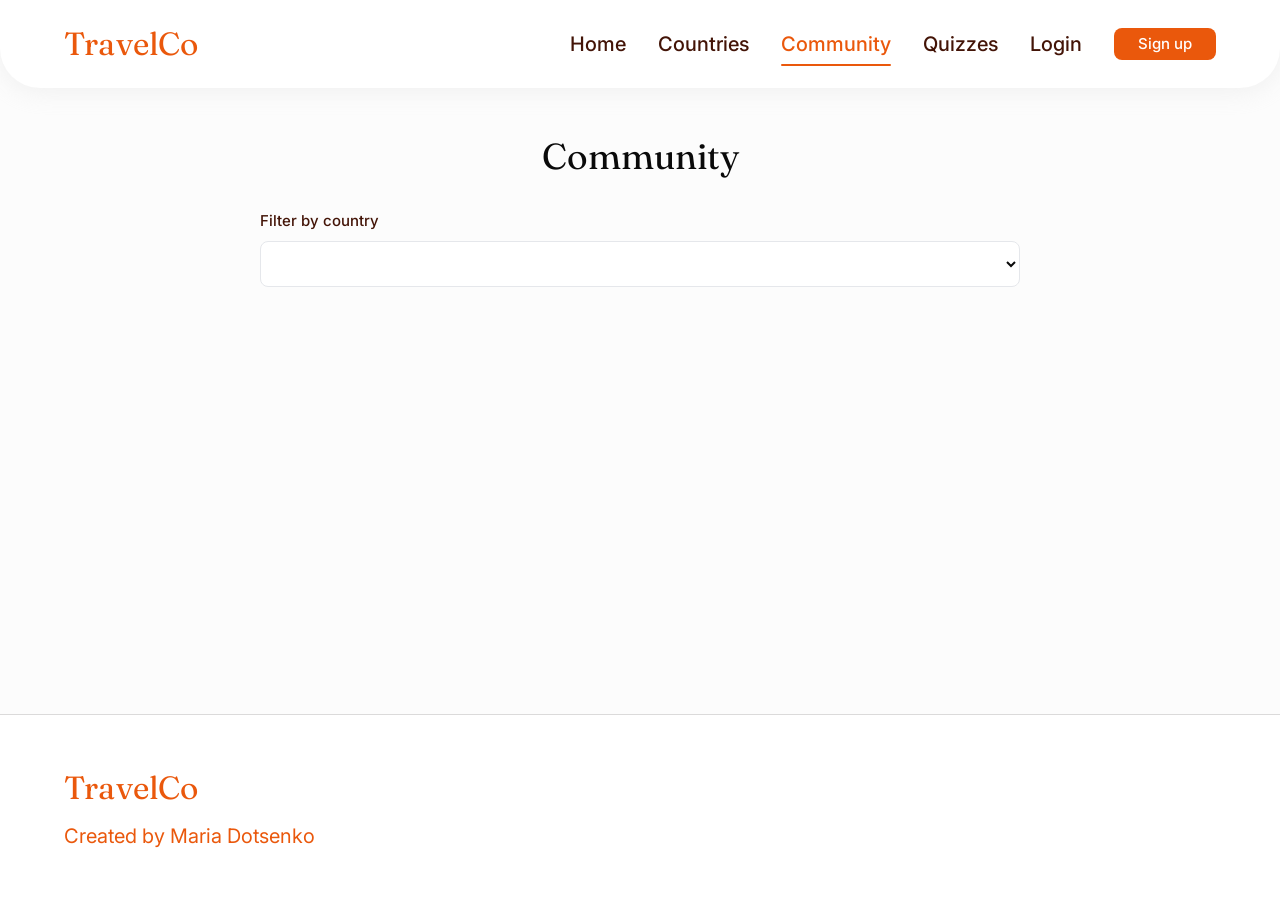
<file: Client/shares.html>
﻿<!DOCTYPE html>
<html lang="en">
<head>
    <meta charset="UTF-8" />
    <meta name="viewport" content="width=device-width, initial-scale=1.0" />
    <title>TravelCo — Community</title>
    <link rel="preconnect" href="https://fonts.googleapis.com" />
    <link href="https://fonts.googleapis.com/css2?family=Fraunces:opsz,wght@9..144,400;9..144,500;9..144,600&family=Inter:wght@400;500;600&display=swap" rel="stylesheet" />
    <link rel="stylesheet" href="css/variables.css" />
    <link rel="stylesheet" href="css/base.css" />
    <link rel="stylesheet" href="css/layout.css" />
    <link rel="stylesheet" href="css/components.css" />
    <style>
        .shares-toolbar {
            display: flex;
            flex-wrap: wrap;
            align-items: flex-end;
            gap: var(--space-3);
            margin: 0 auto var(--space-6);
            max-width: 760px;
        }

            .shares-toolbar .field {
                flex: 1;
                min-width: 200px;
            }

            .shares-toolbar .select,
            .shares-toolbar .btn {
                height: 46px;
                white-space: nowrap;
            }

        .feed {
            display: grid;
            gap: var(--space-5);
            grid-template-columns: 1fr;
            max-width: 760px;
            margin-inline: auto;
        }

        .share-card .card__title {
            font-size: var(--fs-lg);
        }
    </style>
</head>
<body>
    <div id="nav-root"></div>
    <main class="container section">
        <h1 class="section-title">Community</h1>
        <div class="shares-toolbar">
            <div class="field">
                <label class="label" for="countryFilter">Filter by country</label>
                <select class="select" id="countryFilter"></select>
            </div>
            <button class="btn btn--primary hidden" id="newShareBtn" type="button">+ Share a trip</button>
        </div>
        <div class="feed" id="feed"></div>
    </main>
    <div id="footer-root"></div>
    <script type="module" src="js/pages/shares.js"></script>
</body>
</html>
</file>
<file: Client/css/variables.css>
﻿/* ==========================================================================
   TravelCo Design Tokens — single source of truth for colors, type,
   spacing, radius and shadows. Every other stylesheet consumes these.
   ========================================================================== */
:root {
    /* Brand & color */
    --color-primary: #ea580c; /* orange/600 - logo, primary buttons */
    --color-primary-hover: #c2470a;
    --color-primary-soft: #fff2ec;
    --color-heading: #431407; /* orange/950 - nav + headings */
    --color-text: #0a0a0a;
    --color-muted: #656272; /* secondary text, counts */
    --color-placeholder: #6b7280;
    --color-border: #e5e7eb;
    --color-border-soft: #dbdada; /* footer divider */
    --color-bg: #fcfcfc;
    --color-surface: #ffffff;
    --color-success: #16a34a;
    --color-danger: #dc2626;
    --color-warning: #d97706;
    /* Typography — Fraunces substitutes for OT Abalos */
    --font-display: "Fraunces", Georgia, "Times New Roman", serif;
    --font-body: "Inter", system-ui, -apple-system, "Segoe UI", Roboto, sans-serif;
    --fs-xs: 0.8125rem;
    --fs-sm: 0.9375rem;
    --fs-base: 1rem;
    --fs-md: 1.25rem;
    --fs-lg: 1.5rem;
    --fs-xl: 1.75rem;
    --fs-2xl: 2rem;
    --fs-3xl: 2.25rem;
    --fs-hero: clamp(2.5rem, 5vw, 3.75rem);
    --fw-regular: 400;
    --fw-medium: 500;
    --fw-semibold: 600;
    /* Spacing */
    --space-1: 0.25rem;
    --space-2: 0.5rem;
    --space-3: 0.75rem;
    --space-4: 1rem;
    --space-5: 1.5rem;
    --space-6: 2rem;
    --space-7: 2.5rem;
    --space-8: 3rem;
    --space-10: 4rem;
    /* Radius */
    --radius-sm: 8px;
    --radius-md: 12px;
    --radius-lg: 16px;
    --radius-xl: 40px;
    --radius-full: 999px;
    /* Elevation */
    --shadow-nav: 0 4px 24px 0 rgba(219, 218, 218, 0.32);
    --shadow-card: 0 2px 12px 0 rgba(67, 20, 7, 0.06);
    --shadow-card-hover: 0 8px 28px 0 rgba(67, 20, 7, 0.12);
    /* Layout */
    --container: 1200px;
    --nav-height: 88px;
}
</file>
<file: Client/css/base.css>
﻿/* Base — reset + element defaults. Depends on variables.css. */
*, *::before, *::after {
    box-sizing: border-box;
    margin: 0;
    padding: 0;
}

html {
    -webkit-text-size-adjust: 100%;
    scroll-behavior: smooth;
}

body {
    font-family: var(--font-body);
    font-size: var(--fs-base);
    line-height: 1.55;
    color: var(--color-text);
    background: var(--color-bg);
    min-height: 100vh;
    display: flex;
    flex-direction: column;
}

h1, h2, h3, h4 {
    font-family: var(--font-display);
    color: var(--color-heading);
    font-weight: var(--fw-regular);
    line-height: 1.15;
}

h1 {
    font-size: var(--fs-3xl);
}

h2 {
    font-size: var(--fs-2xl);
}

h3 {
    font-size: var(--fs-xl);
}

a {
    color: inherit;
    text-decoration: none;
}

img {
    max-width: 100%;
    display: block;
}

button, input, select, textarea {
    font-family: inherit;
    font-size: inherit;
    color: inherit;
}

button {
    cursor: pointer;
    border: none;
    background: none;
}

ul {
    list-style: none;
}

:focus-visible {
    outline: 2px solid var(--color-primary);
    outline-offset: 2px;
}

.sr-only {
    position: absolute;
    width: 1px;
    height: 1px;
    padding: 0;
    margin: -1px;
    overflow: hidden;
    clip: rect(0,0,0,0);
    white-space: nowrap;
    border: 0;
}

main {
    flex: 1 0 auto;
    width: 100%;
}
</file>
<file: Client/css/layout.css>
﻿/* Layout — container, grid, responsive breakpoints. Mobile-first. */
.container {
    width: 100%;
    max-width: var(--container);
    margin-inline: auto;
    padding-inline: var(--space-5);
}

.section {
    padding-block: var(--space-8);
}

.stack > * + * {
    margin-top: var(--space-4);
}

.stack-lg > * + * {
    margin-top: var(--space-6);
}

.row {
    display: flex;
    align-items: center;
    gap: var(--space-3);
}

.row-between {
    justify-content: space-between;
}

.row-wrap {
    flex-wrap: wrap;
}

.grid {
    display: grid;
    gap: var(--space-5);
    grid-template-columns: 1fr;
}

@media (min-width: 480px) {
    .grid {
        grid-template-columns: repeat(2, 1fr);
    }
}

@media (min-width: 768px) {
    .grid {
        grid-template-columns: repeat(3, 1fr);
    }

    .container {
        padding-inline: var(--space-6);
    }
}

@media (min-width: 1024px) {
    .grid {
        grid-template-columns: repeat(4, 1fr);
    }
}

.split {
    display: grid;
    gap: var(--space-6);
    grid-template-columns: 1fr;
}

@media (min-width: 1024px) {
    .split {
        grid-template-columns: 280px 1fr;
    }
}

.text-center {
    text-align: center;
}

.hidden {
    display: none !important;
}
</file>
<file: Client/css/components.css>
﻿/* Components — navbar, footer, buttons, inputs, cards, badges, modal, toast.
   Matches the TravelCo Figma. Depends on variables.css. */

/* Navbar */
.navbar {
    background: var(--color-surface);
    box-shadow: var(--shadow-nav);
    border-bottom-left-radius: var(--radius-xl);
    border-bottom-right-radius: var(--radius-xl);
    position: sticky;
    top: 0;
    z-index: 50;
}

.navbar__inner {
    max-width: var(--container);
    margin-inline: auto;
    min-height: var(--nav-height);
    padding-inline: var(--space-5);
    display: flex;
    align-items: center;
    justify-content: space-between;
    gap: var(--space-4);
}

.brand {
    font-family: var(--font-display);
    font-size: var(--fs-2xl);
    color: var(--color-primary);
    letter-spacing: 0.2px;
}

.nav-links {
    display: flex;
    align-items: center;
    gap: var(--space-6);
    font-weight: var(--fw-medium);
    font-size: var(--fs-md);
    color: var(--color-heading);
}

    .nav-links a {
        position: relative;
        padding-block: 4px;
        transition: color .15s;
    }

        .nav-links a:hover, .nav-links a[aria-current="page"] {
            color: var(--color-primary);
        }

            .nav-links a[aria-current="page"]::after {
                content: "";
                position: absolute;
                left: 0;
                right: 0;
                bottom: -2px;
                height: 2px;
                background: var(--color-primary);
                border-radius: 2px;
            }

.nav-toggle {
    display: none;
    font-size: 1.5rem;
    color: var(--color-heading);
}

@media (max-width: 860px) {
    .nav-toggle {
        display: block;
    }

    .nav-links {
        position: absolute;
        top: var(--nav-height);
        left: 0;
        right: 0;
        flex-direction: column;
        align-items: flex-start;
        gap: var(--space-4);
        background: var(--color-surface);
        padding: var(--space-5);
        box-shadow: var(--shadow-nav);
        border-radius: 0 0 var(--radius-lg) var(--radius-lg);
    }

        .nav-links.hidden {
            display: none;
        }
}

/* Footer */
.footer {
    background: var(--color-surface);
    border-top: 1px solid var(--color-border-soft);
    margin-top: var(--space-10);
}

.footer__inner {
    max-width: var(--container);
    margin-inline: auto;
    padding: var(--space-8) var(--space-5);
}

.footer .brand {
    display: block;
    margin-bottom: var(--space-2);
}

.footer__credit {
    color: var(--color-primary);
    font-size: var(--fs-md);
}

/* Buttons */
.btn {
    display: inline-flex;
    align-items: center;
    justify-content: center;
    gap: var(--space-2);
    padding: var(--space-3) var(--space-5);
    border-radius: var(--radius-sm);
    font-weight: var(--fw-medium);
    font-size: var(--fs-sm);
    transition: background .15s, color .15s, border-color .15s, transform .05s;
}

    .btn:active {
        transform: translateY(1px);
    }

.btn--primary {
    background: var(--color-primary);
    color: #fff;
}

    .btn--primary:hover {
        background: var(--color-primary-hover);
    }

.btn--outline {
    border: 1px solid var(--color-border);
    background: var(--color-surface);
    color: var(--color-heading);
}

    .btn--outline:hover {
        border-color: var(--color-primary);
        color: var(--color-primary);
    }

.btn--ghost {
    color: var(--color-heading);
}

    .btn--ghost:hover {
        color: var(--color-primary);
    }

.btn--danger {
    background: var(--color-danger);
    color: #fff;
}

.btn--block {
    width: 100%;
}

.icon-btn {
    width: 46px;
    height: 46px;
    display: inline-flex;
    align-items: center;
    justify-content: center;
    border-radius: var(--radius-sm);
    border: 1px solid var(--color-border);
    background: var(--color-surface);
    color: var(--color-heading);
    transition: border-color .15s, background .15s, color .15s;
}

    .icon-btn:hover {
        border-color: var(--color-primary);
        color: var(--color-primary);
    }

.icon-btn--primary {
    background: var(--color-primary);
    border-color: var(--color-primary);
    color: #fff;
}

    .icon-btn--primary:hover {
        background: var(--color-primary-hover);
    }

/* Forms */
.field {
    display: flex;
    flex-direction: column;
    gap: var(--space-2);
}

.label {
    font-size: var(--fs-sm);
    font-weight: var(--fw-medium);
    color: var(--color-heading);
}

.input, .select, .textarea {
    width: 100%;
    padding: 13px var(--space-4);
    font-size: var(--fs-sm);
    background: var(--color-surface);
    border: 1px solid var(--color-border);
    border-radius: var(--radius-sm);
    transition: border-color .15s, box-shadow .15s;
}

    .input::placeholder, .textarea::placeholder {
        color: var(--color-placeholder);
    }

    .input:focus, .select:focus, .textarea:focus {
        outline: none;
        border-color: var(--color-primary);
        box-shadow: 0 0 0 3px rgba(234, 88, 12, 0.12);
    }

.textarea {
    min-height: 120px;
    resize: vertical;
}

.field__error {
    color: var(--color-danger);
    font-size: var(--fs-xs);
    min-height: 1em;
}

.input-group {
    display: flex;
    align-items: stretch;
}

    .input-group .input {
        border-top-right-radius: 0;
        border-bottom-right-radius: 0;
        min-width: 240px;
    }

    .input-group .icon-btn {
        border-top-left-radius: 0;
        border-bottom-left-radius: 0;
        border-left: none;
    }

/* Cards */
.card {
    background: var(--color-surface);
    border: 1px solid var(--color-border);
    border-radius: var(--radius-lg);
    box-shadow: var(--shadow-card);
    overflow: hidden;
    transition: box-shadow .2s, transform .2s;
}

.card--interactive:hover {
    box-shadow: var(--shadow-card-hover);
    transform: translateY(-3px);
}

.card__body {
    padding: var(--space-5);
}

.card__title {
    font-family: var(--font-display);
    font-size: var(--fs-lg);
    color: var(--color-heading);
}

.card__meta {
    color: var(--color-muted);
    font-size: var(--fs-sm);
}

/* Badge / count */
.badge {
    display: inline-flex;
    align-items: center;
    gap: var(--space-1);
    padding: 2px var(--space-3);
    border-radius: var(--radius-full);
    font-size: var(--fs-xs);
    font-weight: var(--fw-medium);
    background: var(--color-primary-soft);
    color: var(--color-primary);
}

.count {
    color: var(--color-muted);
    font-weight: var(--fw-medium);
    font-size: var(--fs-lg);
}

/* Section heading */
.section-title {
    font-family: var(--font-display);
    font-size: var(--fs-3xl);
    color: var(--color-text);
    text-align: center;
    margin-bottom: var(--space-6);
}

/* Region list (expandable) */
.region-list {
    max-width: 420px;
    margin-inline: auto;
}

.region-item + .region-item {
    margin-top: var(--space-3);
}

.region-item__header {
    width: 100%;
    display: flex;
    align-items: center;
    gap: var(--space-4);
    padding: var(--space-2);
    border-radius: var(--radius-sm);
    cursor: pointer;
    list-style: none;
}

    .region-item__header::-webkit-details-marker {
        display: none;
    }

    .region-item__header:hover {
        background: var(--color-primary-soft);
    }

.region-item__chevron {
    transition: transform .2s;
    color: var(--color-heading);
    display: inline-flex;
}

.region-item[open] .region-item__chevron {
    transform: rotate(180deg);
}

.region-item__name {
    font-size: var(--fs-xl);
    color: var(--color-text);
}

.region-item__body {
    padding: var(--space-2) var(--space-2) var(--space-2) 54px;
}

    .region-item__body a {
        color: var(--color-muted);
        padding-block: 4px;
        display: block;
    }

        .region-item__body a:hover {
            color: var(--color-primary);
        }

/* Toast */
.toast-wrap {
    position: fixed;
    bottom: var(--space-6);
    right: var(--space-6);
    display: flex;
    flex-direction: column;
    gap: var(--space-3);
    z-index: 100;
}

.toast {
    background: var(--color-heading);
    color: #fff;
    padding: var(--space-3) var(--space-5);
    border-radius: var(--radius-sm);
    box-shadow: var(--shadow-card-hover);
    font-size: var(--fs-sm);
    animation: toast-in .2s ease;
}

.toast--success {
    background: var(--color-success);
}

.toast--error {
    background: var(--color-danger);
}

@keyframes toast-in {
    from {
        opacity: 0;
        transform: translateY(8px);
    }

    to {
        opacity: 1;
        transform: none;
    }
}

/* Modal */
.modal-backdrop {
    position: fixed;
    inset: 0;
    background: rgba(10,10,10,0.45);
    display: flex;
    align-items: center;
    justify-content: center;
    padding: var(--space-4);
    z-index: 90;
}

.modal {
    background: var(--color-surface);
    border-radius: var(--radius-lg);
    max-width: 480px;
    width: 100%;
    padding: var(--space-6);
    box-shadow: var(--shadow-card-hover);
}

/* States */
.empty-state, .loading-state {
    text-align: center;
    color: var(--color-muted);
    padding: var(--space-8);
}

.spinner {
    width: 34px;
    height: 34px;
    border: 3px solid var(--color-border);
    border-top-color: var(--color-primary);
    border-radius: 50%;
    margin: 0 auto var(--space-3);
    animation: spin .8s linear infinite;
}

@keyframes spin {
    to {
        transform: rotate(360deg);
    }
}
</file>
